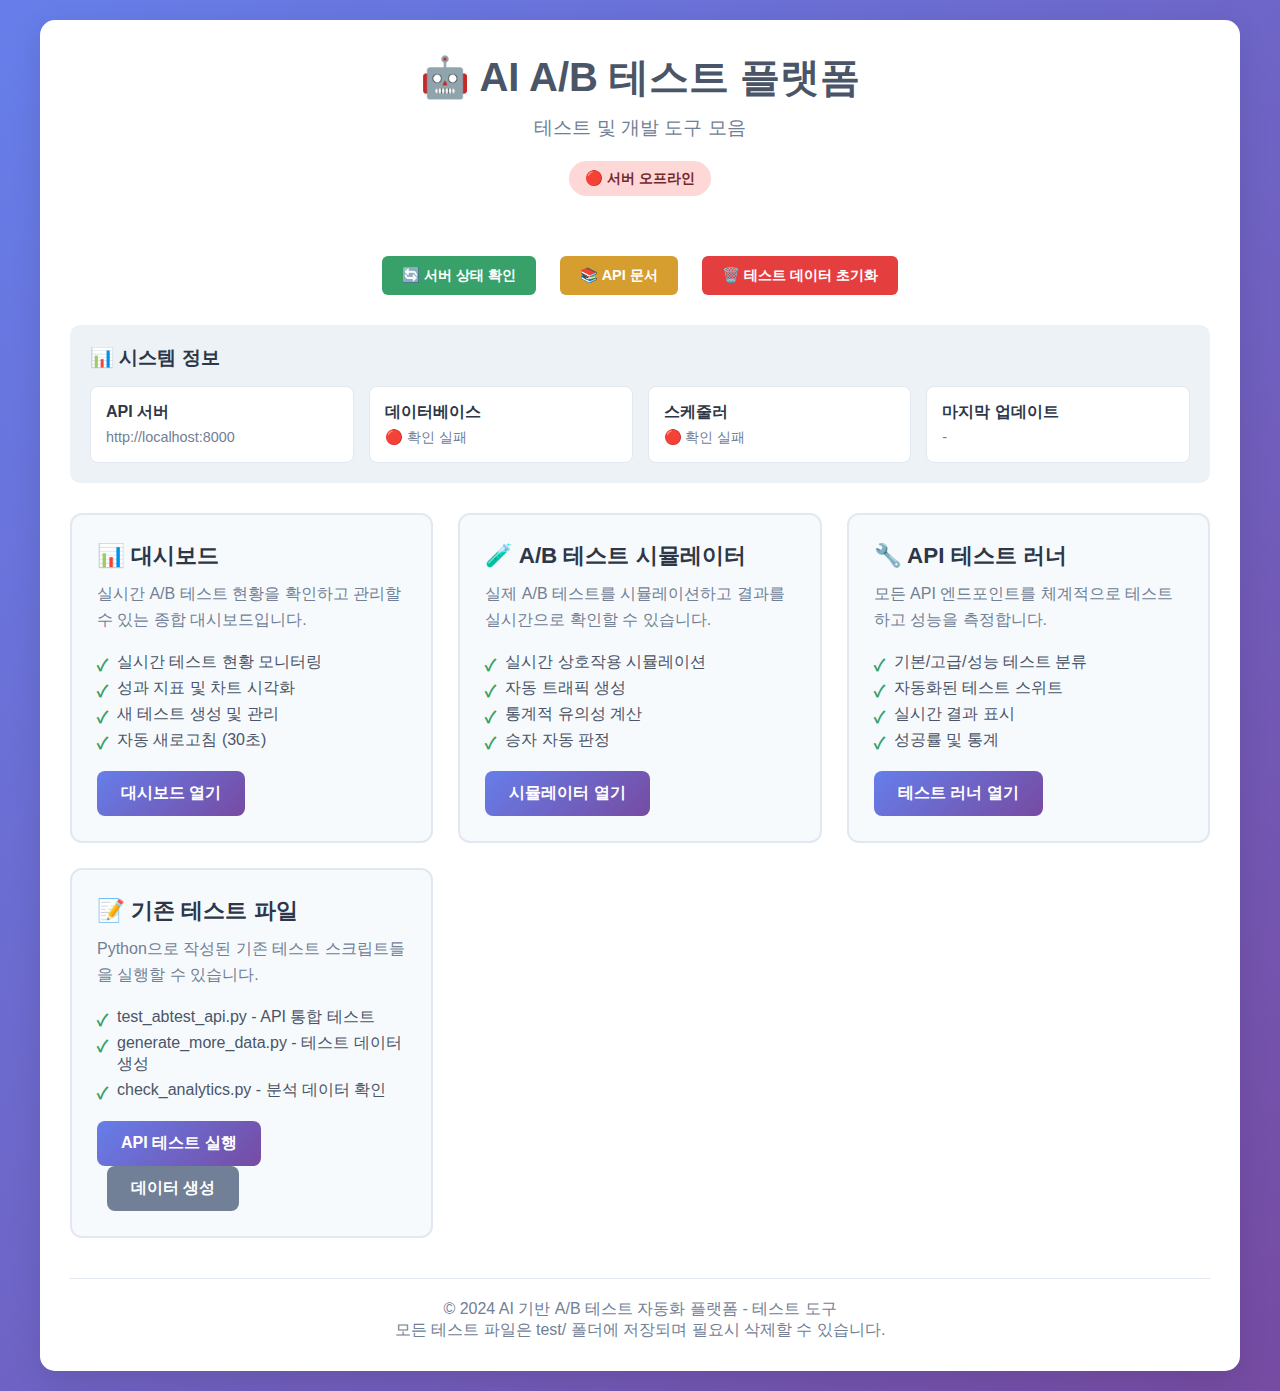
<file: test/index.html>
<!DOCTYPE html>
<html lang="ko">
<head>
    <meta charset="UTF-8">
    <meta name="viewport" content="width=device-width, initial-scale=1.0">
    <title>AI A/B 테스트 플랫폼 - 테스트 도구</title>
    <style>
        * {
            margin: 0;
            padding: 0;
            box-sizing: border-box;
        }
        
        body {
            font-family: 'Segoe UI', Tahoma, Geneva, Verdana, sans-serif;
            background: linear-gradient(135deg, #667eea 0%, #764ba2 100%);
            min-height: 100vh;
            color: #333;
            padding: 20px;
        }
        
        .container {
            max-width: 1200px;
            margin: 0 auto;
            background: white;
            border-radius: 15px;
            padding: 30px;
            box-shadow: 0 10px 30px rgba(0,0,0,0.1);
        }
        
        header {
            text-align: center;
            margin-bottom: 40px;
        }
        
        h1 {
            color: #4a5568;
            margin-bottom: 10px;
            font-size: 2.5rem;
        }
        
        .subtitle {
            color: #718096;
            font-size: 1.2rem;
            margin-bottom: 20px;
        }
        
        .status-indicator {
            display: inline-block;
            padding: 8px 16px;
            border-radius: 20px;
            font-size: 0.9rem;
            font-weight: 600;
            margin-bottom: 20px;
        }
        
        .status-online {
            background: #c6f6d5;
            color: #22543d;
        }
        
        .status-offline {
            background: #fed7d7;
            color: #742a2a;
        }
        
        .tools-grid {
            display: grid;
            grid-template-columns: repeat(auto-fit, minmax(350px, 1fr));
            gap: 25px;
            margin-bottom: 30px;
        }
        
        .tool-card {
            background: #f7fafc;
            border: 2px solid #e2e8f0;
            border-radius: 12px;
            padding: 25px;
            transition: all 0.3s ease;
            text-decoration: none;
            color: inherit;
        }
        
        .tool-card:hover {
            border-color: #667eea;
            transform: translateY(-5px);
            box-shadow: 0 10px 25px rgba(102, 126, 234, 0.15);
        }
        
        .tool-card h2 {
            color: #2d3748;
            margin-bottom: 10px;
            font-size: 1.4rem;
            display: flex;
            align-items: center;
        }
        
        .tool-card h2::before {
            font-size: 1.8rem;
            margin-right: 10px;
        }
        
        .tool-card p {
            color: #718096;
            margin-bottom: 20px;
            line-height: 1.6;
        }
        
        .tool-features {
            list-style: none;
            margin-bottom: 20px;
        }
        
        .tool-features li {
            color: #4a5568;
            margin-bottom: 5px;
            padding-left: 20px;
            position: relative;
        }
        
        .tool-features li::before {
            content: '✓';
            position: absolute;
            left: 0;
            color: #38a169;
            font-weight: bold;
        }
        
        .btn {
            display: inline-block;
            padding: 12px 24px;
            background: linear-gradient(135deg, #667eea 0%, #764ba2 100%);
            color: white;
            text-decoration: none;
            border-radius: 8px;
            font-weight: 600;
            transition: all 0.2s ease;
            border: none;
            cursor: pointer;
            font-size: 1rem;
        }
        
        .btn:hover {
            transform: translateY(-2px);
            box-shadow: 0 5px 15px rgba(102, 126, 234, 0.4);
        }
        
        .btn-secondary {
            background: #718096;
            margin-left: 10px;
        }
        
        .btn-secondary:hover {
            background: #4a5568;
        }
        
        .info-section {
            background: #edf2f7;
            border-radius: 10px;
            padding: 20px;
            margin-bottom: 30px;
        }
        
        .info-section h3 {
            color: #2d3748;
            margin-bottom: 15px;
            font-size: 1.2rem;
        }
        
        .info-grid {
            display: grid;
            grid-template-columns: repeat(auto-fit, minmax(250px, 1fr));
            gap: 15px;
        }
        
        .info-item {
            background: white;
            padding: 15px;
            border-radius: 8px;
            border: 1px solid #e2e8f0;
        }
        
        .info-item strong {
            color: #2d3748;
            display: block;
            margin-bottom: 5px;
        }
        
        .info-item span {
            color: #718096;
            font-size: 0.9rem;
        }
        
        .quick-actions {
            text-align: center;
            margin-bottom: 30px;
        }
        
        .quick-btn {
            padding: 10px 20px;
            margin: 0 10px;
            border: none;
            border-radius: 6px;
            cursor: pointer;
            font-weight: 600;
            font-size: 0.9rem;
            transition: all 0.2s ease;
        }
        
        .quick-btn.primary {
            background: #38a169;
            color: white;
        }
        
        .quick-btn.secondary {
            background: #d69e2e;
            color: white;
        }
        
        .quick-btn.danger {
            background: #e53e3e;
            color: white;
        }
        
        .quick-btn:hover {
            transform: translateY(-1px);
            box-shadow: 0 3px 10px rgba(0,0,0,0.2);
        }
        
        .footer {
            text-align: center;
            margin-top: 40px;
            padding-top: 20px;
            border-top: 1px solid #e2e8f0;
            color: #718096;
        }
        
        @media (max-width: 768px) {
            .tools-grid {
                grid-template-columns: 1fr;
            }
            
            .info-grid {
                grid-template-columns: 1fr;
            }
            
            h1 {
                font-size: 2rem;
            }
            
            .container {
                padding: 20px;
            }
        }
    </style>
</head>
<body>
    <div class="container">
        <header>
            <h1>🤖 AI A/B 테스트 플랫폼</h1>
            <p class="subtitle">테스트 및 개발 도구 모음</p>
            <div class="status-indicator" id="serverStatus">
                <span id="statusText">서버 상태 확인 중...</span>
            </div>
        </header>
        
        <div class="quick-actions">
            <button class="quick-btn primary" onclick="checkServerStatus()">🔄 서버 상태 확인</button>
            <button class="quick-btn secondary" onclick="openSwagger()">📚 API 문서</button>
            <button class="quick-btn danger" onclick="clearTestData()">🗑️ 테스트 데이터 초기화</button>
        </div>
        
        <div class="info-section">
            <h3>📊 시스템 정보</h3>
            <div class="info-grid">
                <div class="info-item">
                    <strong>API 서버</strong>
                    <span id="apiUrl">http://localhost:8000</span>
                </div>
                <div class="info-item">
                    <strong>데이터베이스</strong>
                    <span id="dbStatus">확인 중...</span>
                </div>
                <div class="info-item">
                    <strong>스케줄러</strong>
                    <span id="schedulerStatus">확인 중...</span>
                </div>
                <div class="info-item">
                    <strong>마지막 업데이트</strong>
                    <span id="lastUpdate">-</span>
                </div>
            </div>
        </div>
        
        <div class="tools-grid">
            <a href="dashboard.html" class="tool-card">
                <h2>📊 대시보드</h2>
                <p>실시간 A/B 테스트 현황을 확인하고 관리할 수 있는 종합 대시보드입니다.</p>
                <ul class="tool-features">
                    <li>실시간 테스트 현황 모니터링</li>
                    <li>성과 지표 및 차트 시각화</li>
                    <li>새 테스트 생성 및 관리</li>
                    <li>자동 새로고침 (30초)</li>
                </ul>
                <button class="btn">대시보드 열기</button>
            </a>
            
            <a href="simple_test_simulator.html" class="tool-card">
                <h2>🧪 A/B 테스트 시뮬레이터</h2>
                <p>실제 A/B 테스트를 시뮬레이션하고 결과를 실시간으로 확인할 수 있습니다.</p>
                <ul class="tool-features">
                    <li>실시간 상호작용 시뮬레이션</li>
                    <li>자동 트래픽 생성</li>
                    <li>통계적 유의성 계산</li>
                    <li>승자 자동 판정</li>
                </ul>
                <button class="btn">시뮬레이터 열기</button>
            </a>
            
            <a href="api_test_runner.html" class="tool-card">
                <h2>🔧 API 테스트 러너</h2>
                <p>모든 API 엔드포인트를 체계적으로 테스트하고 성능을 측정합니다.</p>
                <ul class="tool-features">
                    <li>기본/고급/성능 테스트 분류</li>
                    <li>자동화된 테스트 스위트</li>
                    <li>실시간 결과 표시</li>
                    <li>성공률 및 통계</li>
                </ul>
                <button class="btn">테스트 러너 열기</button>
            </a>
            
            <div class="tool-card">
                <h2>📝 기존 테스트 파일</h2>
                <p>Python으로 작성된 기존 테스트 스크립트들을 실행할 수 있습니다.</p>
                <ul class="tool-features">
                    <li>test_abtest_api.py - API 통합 테스트</li>
                    <li>generate_more_data.py - 테스트 데이터 생성</li>
                    <li>check_analytics.py - 분석 데이터 확인</li>
                </ul>
                <button class="btn" onclick="runPythonTest('test_abtest_api.py')">API 테스트 실행</button>
                <button class="btn btn-secondary" onclick="runPythonTest('generate_more_data.py')">데이터 생성</button>
            </div>
        </div>
        
        <div class="footer">
            <p>© 2024 AI 기반 A/B 테스트 자동화 플랫폼 - 테스트 도구</p>
            <p>모든 테스트 파일은 test/ 폴더에 저장되며 필요시 삭제할 수 있습니다.</p>
        </div>
    </div>

    <script>
        // 페이지 로드 시 서버 상태 확인
        document.addEventListener('DOMContentLoaded', function() {
            checkServerStatus();
            updateSystemInfo();
        });
        
        // 서버 상태 확인
        async function checkServerStatus() {
            const statusElement = document.getElementById('serverStatus');
            const statusText = document.getElementById('statusText');
            
            try {
                const response = await fetch('http://localhost:8000/health');
                if (response.ok) {
                    statusElement.className = 'status-indicator status-online';
                    statusText.textContent = '🟢 서버 온라인';
                } else {
                    throw new Error('서버 응답 오류');
                }
            } catch (error) {
                statusElement.className = 'status-indicator status-offline';
                statusText.textContent = '🔴 서버 오프라인';
            }
        }
        
        // 시스템 정보 업데이트
        async function updateSystemInfo() {
            try {
                // 데이터베이스 상태 확인
                const dbResponse = await fetch('http://localhost:8000/api/abtest/analytics/overview');
                if (dbResponse.ok) {
                    document.getElementById('dbStatus').textContent = '🟢 연결됨';
                } else {
                    document.getElementById('dbStatus').textContent = '🔴 연결 실패';
                }
                
                // 스케줄러 상태 확인
                const schedulerResponse = await fetch('http://localhost:8000/api/abtest/scheduler/status');
                if (schedulerResponse.ok) {
                    document.getElementById('schedulerStatus').textContent = '🟢 실행 중';
                } else {
                    document.getElementById('schedulerStatus').textContent = '🔴 중지됨';
                }
                
                document.getElementById('lastUpdate').textContent = new Date().toLocaleString('ko-KR');
            } catch (error) {
                document.getElementById('dbStatus').textContent = '🔴 확인 실패';
                document.getElementById('schedulerStatus').textContent = '🔴 확인 실패';
            }
        }
        
        // Swagger 문서 열기
        function openSwagger() {
            window.open('http://localhost:8000/docs', '_blank');
        }
        
        // 테스트 데이터 초기화
        async function clearTestData() {
            if (confirm('정말로 모든 테스트 데이터를 초기화하시겠습니까? 이 작업은 되돌릴 수 없습니다.')) {
                try {
                    // 여기에 데이터 초기화 로직 추가
                    alert('테스트 데이터가 초기화되었습니다.');
                    location.reload();
                } catch (error) {
                    alert('데이터 초기화 중 오류가 발생했습니다.');
                }
            }
        }
        
        // Python 테스트 실행
        function runPythonTest(filename) {
            alert(`${filename} 실행을 위해서는 터미널에서 다음 명령어를 실행하세요:\n\npython test/${filename}`);
        }
        
        // 주기적으로 서버 상태 업데이트
        setInterval(() => {
            checkServerStatus();
            updateSystemInfo();
        }, 30000); // 30초마다
    </script>
</body>
</html>
</file>
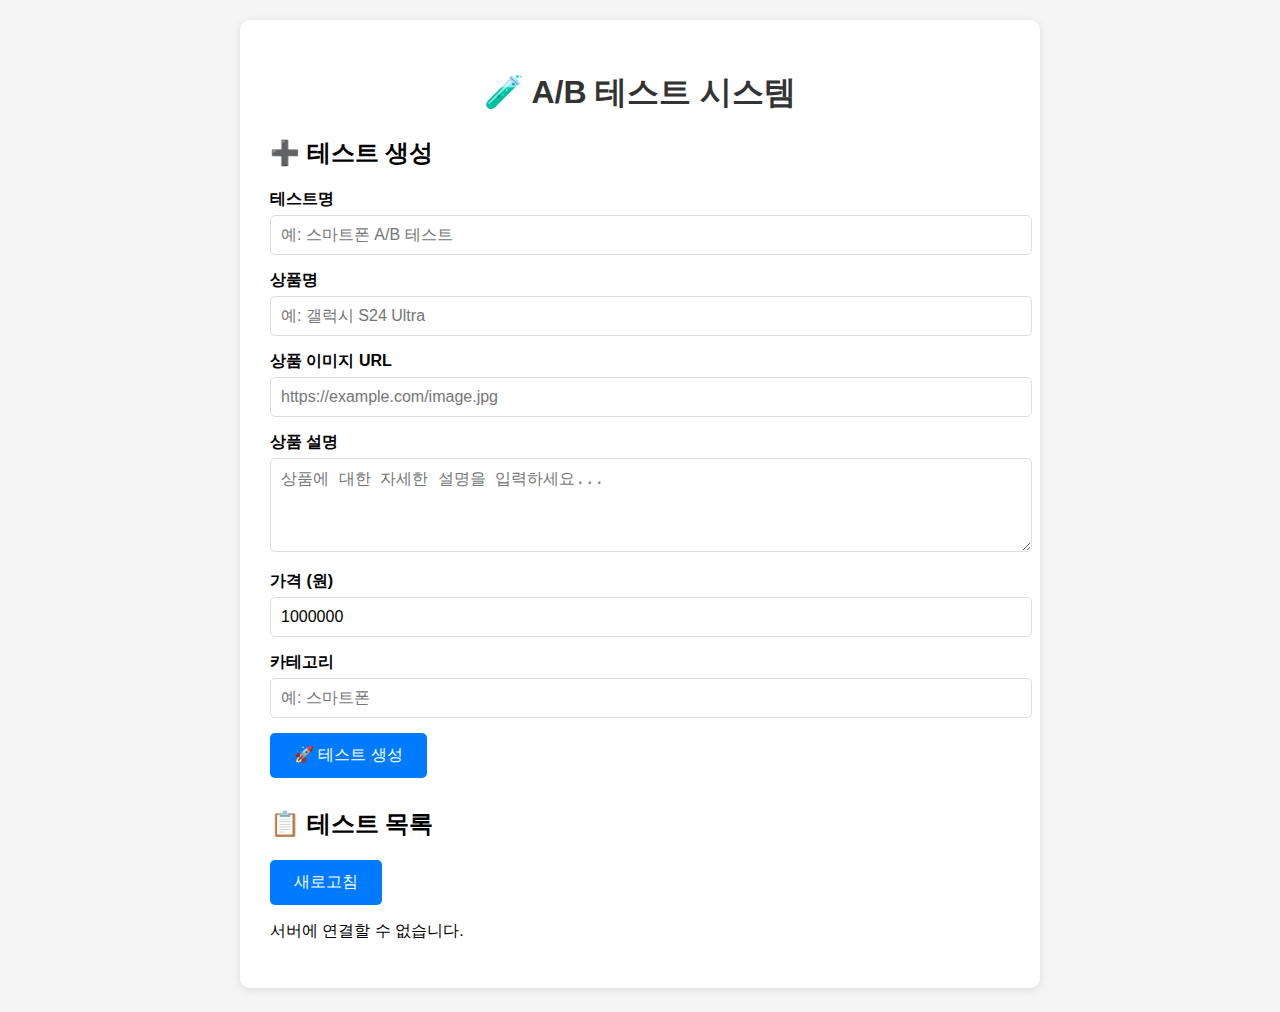
<file: simple_frontend.html>
<!DOCTYPE html>
<html lang="ko">
<head>
    <meta charset="UTF-8">
    <meta name="viewport" content="width=device-width, initial-scale=1.0">
    <title>🧪 A/B 테스트 시스템</title>
    <style>
        body {
            font-family: Arial, sans-serif;
            max-width: 800px;
            margin: 0 auto;
            padding: 20px;
            background: #f5f5f5;
        }
        .container {
            background: white;
            padding: 30px;
            border-radius: 10px;
            box-shadow: 0 2px 10px rgba(0,0,0,0.1);
        }
        h1 {
            color: #333;
            text-align: center;
        }
        .form-group {
            margin-bottom: 15px;
        }
        label {
            display: block;
            margin-bottom: 5px;
            font-weight: bold;
        }
        input, textarea {
            width: 100%;
            padding: 10px;
            border: 1px solid #ddd;
            border-radius: 5px;
            font-size: 16px;
        }
        button {
            background: #007bff;
            color: white;
            padding: 12px 24px;
            border: none;
            border-radius: 5px;
            cursor: pointer;
            font-size: 16px;
        }
        button:hover {
            background: #0056b3;
        }
        .alert {
            padding: 15px;
            border-radius: 5px;
            margin-bottom: 20px;
        }
        .alert-success {
            background: #d4edda;
            color: #155724;
            border: 1px solid #c3e6cb;
        }
        .alert-error {
            background: #f8d7da;
            color: #721c24;
            border: 1px solid #f5c6cb;
        }
        .test-list {
            margin-top: 30px;
        }
        .test-item {
            background: #f8f9fa;
            padding: 15px;
            margin-bottom: 10px;
            border-radius: 5px;
            border: 1px solid #e9ecef;
        }
    </style>
</head>
<body>
    <div class="container">
        <h1>🧪 A/B 테스트 시스템</h1>
        
        <div id="alerts"></div>
        
        <h2>➕ 테스트 생성</h2>
        <form id="create-form">
            <div class="form-group">
                <label for="test-name">테스트명</label>
                <input type="text" id="test-name" placeholder="예: 스마트폰 A/B 테스트" required>
            </div>
            
            <div class="form-group">
                <label for="product-name">상품명</label>
                <input type="text" id="product-name" placeholder="예: 갤럭시 S24 Ultra" required>
            </div>
            
            <div class="form-group">
                <label for="product-image">상품 이미지 URL</label>
                <input type="url" id="product-image" placeholder="https://example.com/image.jpg" required>
            </div>
            
            <div class="form-group">
                <label for="description">상품 설명</label>
                <textarea id="description" rows="4" placeholder="상품에 대한 자세한 설명을 입력하세요..." required></textarea>
            </div>
            
            <div class="form-group">
                <label for="price">가격 (원)</label>
                <input type="number" id="price" value="1000000" min="0" required>
            </div>
            
            <div class="form-group">
                <label for="category">카테고리</label>
                <input type="text" id="category" placeholder="예: 스마트폰" required>
            </div>
            
            <button type="submit">🚀 테스트 생성</button>
        </form>
        
        <div class="test-list">
            <h2>📋 테스트 목록</h2>
            <button onclick="loadTests()">새로고침</button>
            <div id="tests"></div>
        </div>
    </div>

    <script>
        const API_BASE_URL = 'http://localhost:5001';
        
        // 페이지 로드 시 테스트 목록 로드
        document.addEventListener('DOMContentLoaded', function() {
            loadTests();
        });
        
        // 테스트 생성 폼 제출
        document.getElementById('create-form').addEventListener('submit', async function(e) {
            e.preventDefault();
            
            const formData = {
                test_name: document.getElementById('test-name').value,
                product_name: document.getElementById('product-name').value,
                product_image: document.getElementById('product-image').value,
                product_description: document.getElementById('description').value,
                price: parseFloat(document.getElementById('price').value),
                category: document.getElementById('category').value,
                duration_days: 14,
                target_metrics: {
                    ctr: 0.6,
                    conversion_rate: 0.4
                }
            };
            
            try {
                const response = await fetch(`${API_BASE_URL}/api/abtest/create`, {
                    method: 'POST',
                    headers: {
                        'Content-Type': 'application/json'
                    },
                    body: JSON.stringify(formData)
                });
                
                const result = await response.json();
                
                if (response.ok) {
                    showAlert('✅ 테스트가 성공적으로 생성되었습니다!', 'success');
                    document.getElementById('create-form').reset();
                    loadTests();
                } else {
                    showAlert(`❌ 테스트 생성 실패: ${result.detail || '알 수 없는 오류'}`, 'error');
                }
            } catch (error) {
                showAlert('❌ 서버에 연결할 수 없습니다. 서버가 실행 중인지 확인해주세요.', 'error');
            }
        });
        
        // 테스트 목록 로드
        async function loadTests() {
            try {
                const response = await fetch(`${API_BASE_URL}/api/abtest/list`);
                const data = await response.json();
                
                if (response.ok) {
                    const tests = data.tests;
                    
                    if (tests.length === 0) {
                        document.getElementById('tests').innerHTML = '<p>아직 생성된 테스트가 없습니다.</p>';
                        return;
                    }
                    
                    const testList = tests.map(test => `
                        <div class="test-item">
                            <h3>${test.test_name}</h3>
                            <p><strong>상품:</strong> ${test.product_name}</p>
                            <p><strong>상태:</strong> ${test.status}</p>
                            <p><strong>변형 수:</strong> ${test.variants_count}</p>
                            <p><strong>생성일:</strong> ${test.created_at.slice(0, 10)}</p>
                            <button onclick="startTest('${test.test_id}')" ${test.status !== 'draft' ? 'disabled' : ''}>🚀 시작</button>
                            <button onclick="viewResults('${test.test_id}')">📊 결과 보기</button>
                        </div>
                    `).join('');
                    
                    document.getElementById('tests').innerHTML = testList;
                } else {
                    document.getElementById('tests').innerHTML = '<p>테스트 목록을 불러올 수 없습니다.</p>';
                }
            } catch (error) {
                document.getElementById('tests').innerHTML = '<p>서버에 연결할 수 없습니다.</p>';
            }
        }
        
        // 테스트 시작
        async function startTest(testId) {
            try {
                const response = await fetch(`${API_BASE_URL}/api/abtest/action`, {
                    method: 'POST',
                    headers: {
                        'Content-Type': 'application/json'
                    },
                    body: JSON.stringify({
                        test_id: testId,
                        action: 'start'
                    })
                });
                
                const result = await response.json();
                
                if (response.ok && result.status === 'success') {
                    showAlert('🚀 테스트가 시작되었습니다!', 'success');
                    loadTests();
                } else {
                    showAlert(`❌ 테스트 시작 실패: ${result.message || '알 수 없는 오류'}`, 'error');
                }
            } catch (error) {
                showAlert('❌ 서버에 연결할 수 없습니다.', 'error');
            }
        }
        
        // 결과 보기
        async function viewResults(testId) {
            try {
                const response = await fetch(`${API_BASE_URL}/api/abtest/${testId}/results`);
                const data = await response.json();
                
                if (response.ok) {
                    const results = data.results;
                    const resultsHtml = `
                        <div class="test-item">
                            <h3>📊 ${results.test_name} 결과</h3>
                            <p><strong>총 노출:</strong> ${results.total_impressions}</p>
                            <p><strong>총 클릭:</strong> ${results.total_clicks}</p>
                            <p><strong>총 전환:</strong> ${results.total_conversions}</p>
                            <p><strong>총 수익:</strong> ₩${results.total_revenue.toLocaleString()}</p>
                            ${results.winner ? `<p><strong>🏆 승자:</strong> ${results.winner}</p>` : '<p><strong>🤔 아직 승자가 결정되지 않았습니다.</strong></p>'}
                        </div>
                    `;
                    
                    // 결과를 새 창으로 열기
                    const newWindow = window.open('', '_blank');
                    newWindow.document.write(`
                        <html>
                            <head><title>테스트 결과</title></head>
                            <body style="font-family: Arial, sans-serif; padding: 20px;">
                                ${resultsHtml}
                            </body>
                        </html>
                    `);
                } else {
                    showAlert(`❌ 결과를 불러올 수 없습니다: ${data.detail || '알 수 없는 오류'}`, 'error');
                }
            } catch (error) {
                showAlert('❌ 서버에 연결할 수 없습니다.', 'error');
            }
        }
        
        // 알림 표시
        function showAlert(message, type) {
            const alertDiv = document.createElement('div');
            alertDiv.className = `alert alert-${type}`;
            alertDiv.textContent = message;
            
            document.getElementById('alerts').appendChild(alertDiv);
            
            // 5초 후 알림 제거
            setTimeout(() => alertDiv.remove(), 5000);
        }
    </script>
</body>
</html>
</file>
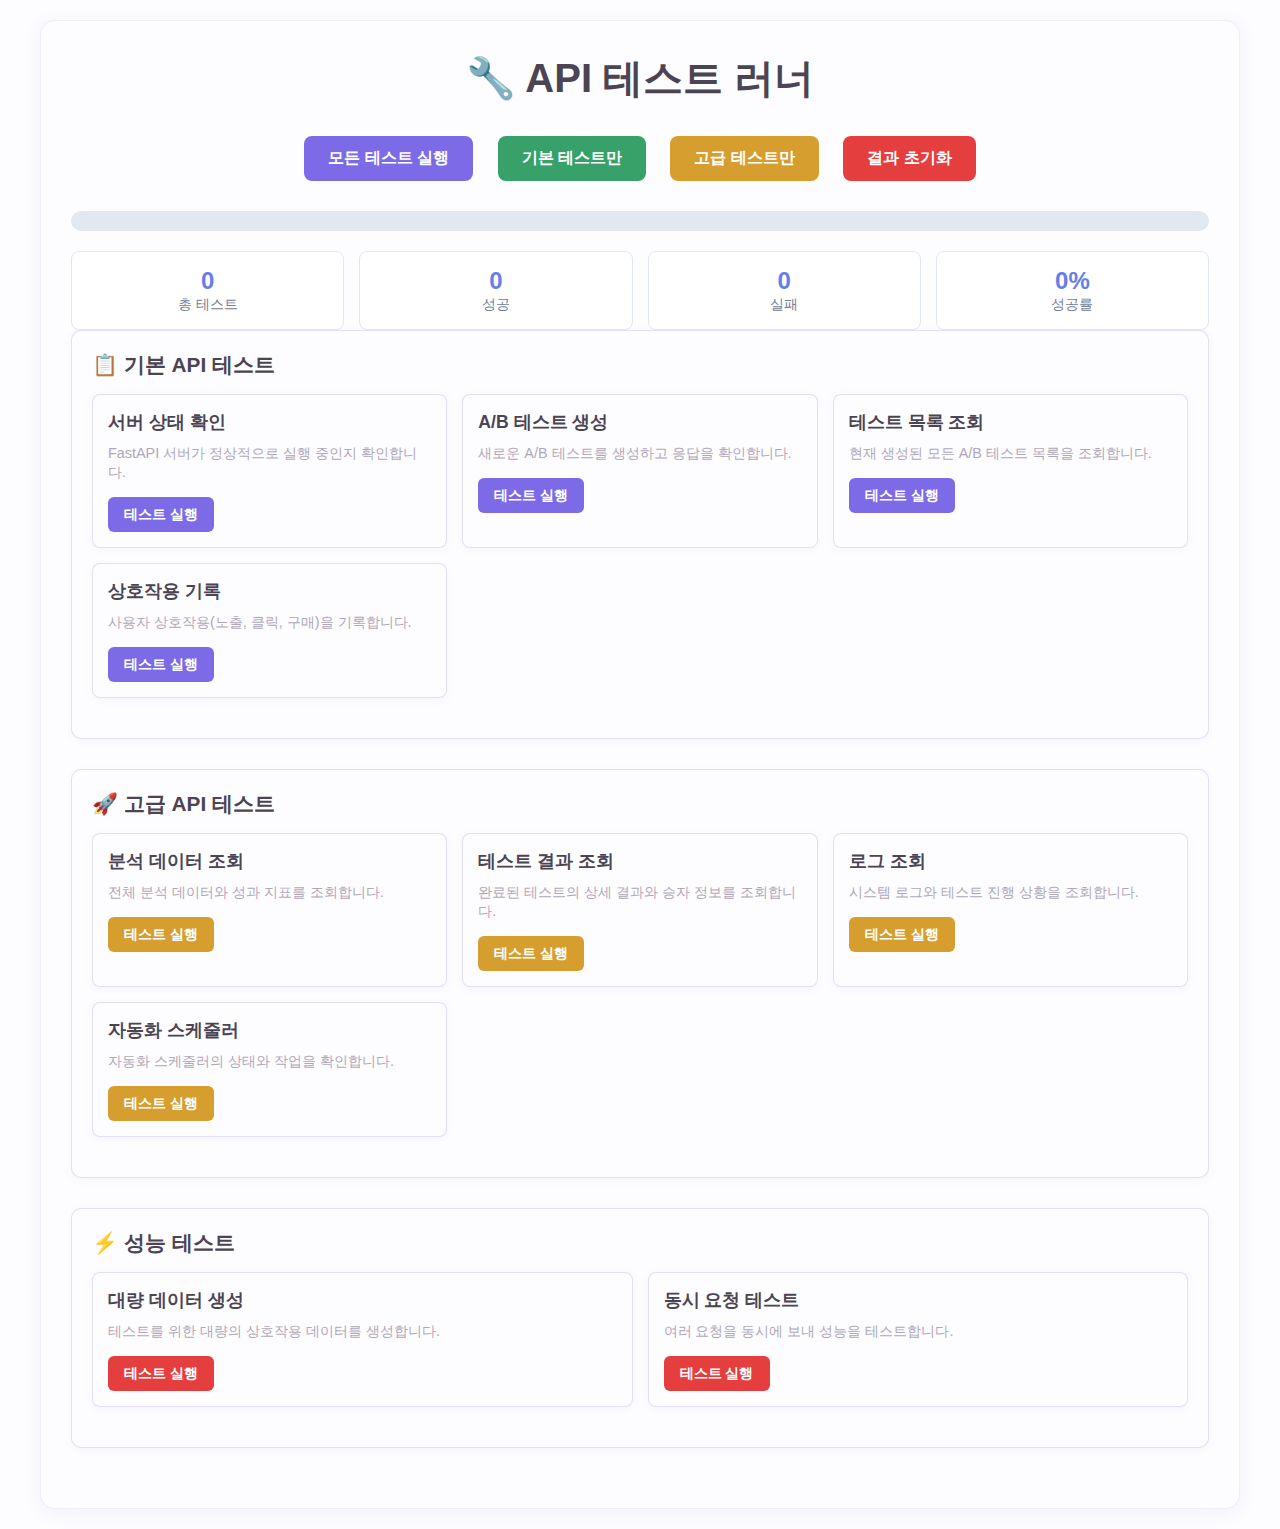
<file: test/api_test_runner.html>
<!DOCTYPE html>
<html lang="ko">
<head>
    <meta charset="UTF-8">
    <meta name="viewport" content="width=device-width, initial-scale=1.0">
    <title>API 테스트 러너</title>
    <style>
        * {
            margin: 0;
            padding: 0;
            box-sizing: border-box;
        }
        
        body {
            font-family: 'Segoe UI', Tahoma, Geneva, Verdana, sans-serif;
            background: #FDFCFE;
            min-height: 100vh;
            color: #4B4453;
            padding: 20px;
        }
        
        .container {
            max-width: 1200px;
            margin: 0 auto;
            background: #FDFCFE;
            border-radius: 15px;
            padding: 30px;
            box-shadow: 0 4px 20px rgba(125, 106, 231, 0.08);
            border: 1px solid rgba(125, 106, 231, 0.1);
        }
        
        h1 {
            text-align: center;
            color: #4B4453;
            margin-bottom: 30px;
            font-size: 2.5rem;
            font-weight: bold;
        }
        
        .test-section {
            margin-bottom: 30px;
            padding: 20px;
            border: 1px solid rgba(125, 106, 231, 0.2);
            border-radius: 10px;
            background: #FDFCFE;
            box-shadow: 0 2px 8px rgba(125, 106, 231, 0.05);
        }
        
        .test-section h2 {
            color: #4B4453;
            margin-bottom: 15px;
            font-size: 1.3rem;
            font-weight: bold;
        }
        
        .test-grid {
            display: grid;
            grid-template-columns: repeat(auto-fit, minmax(300px, 1fr));
            gap: 15px;
            margin-bottom: 20px;
        }
        
        .test-card {
            background: #FDFCFE;
            border: 1px solid rgba(125, 106, 231, 0.2);
            border-radius: 8px;
            padding: 15px;
            transition: all 0.3s ease;
            box-shadow: 0 2px 8px rgba(125, 106, 231, 0.05);
        }
        
        .test-card:hover {
            border-color: #7D6AE7;
            box-shadow: 0 5px 15px rgba(125, 106, 231, 0.15);
        }
        
        .test-card h3 {
            color: #4B4453;
            margin-bottom: 10px;
            font-size: 1.1rem;
            font-weight: bold;
        }
        
        .test-card p {
            color: #B0A8B9;
            margin-bottom: 15px;
            font-size: 0.9rem;
        }
        
        .btn {
            padding: 8px 16px;
            border: none;
            border-radius: 6px;
            cursor: pointer;
            font-weight: 600;
            font-size: 0.9rem;
            transition: all 0.2s ease;
        }
        
        .btn-primary {
            background: #7D6AE7;
            color: white;
        }
        
        .btn-primary:hover {
            background: #9B89B3;
        }
        
        .btn-success {
            background: #38a169;
            color: white;
        }
        
        .btn-success:hover {
            background: #2f855a;
        }
        
        .btn-warning {
            background: #d69e2e;
            color: white;
        }
        
        .btn-warning:hover {
            background: #b7791f;
        }
        
        .btn-danger {
            background: #e53e3e;
            color: white;
        }
        
        .btn-danger:hover {
            background: #c53030;
        }
        
        .result-panel {
            background: #2d3748;
            color: #e2e8f0;
            border-radius: 8px;
            padding: 15px;
            margin-top: 15px;
            font-family: 'Courier New', monospace;
            font-size: 0.9rem;
            max-height: 300px;
            overflow-y: auto;
            white-space: pre-wrap;
        }
        
        .status-indicator {
            display: inline-block;
            width: 12px;
            height: 12px;
            border-radius: 50%;
            margin-right: 8px;
        }
        
        .status-pending {
            background: #d69e2e;
        }
        
        .status-success {
            background: #38a169;
        }
        
        .status-error {
            background: #e53e3e;
        }
        
        .bulk-actions {
            text-align: center;
            margin-bottom: 30px;
        }
        
        .bulk-btn {
            padding: 12px 24px;
            margin: 0 10px;
            border: none;
            border-radius: 8px;
            cursor: pointer;
            font-weight: 600;
            font-size: 1rem;
        }
        
        .progress-bar {
            width: 100%;
            height: 20px;
            background: #e2e8f0;
            border-radius: 10px;
            overflow: hidden;
            margin: 10px 0;
        }
        
        .progress-fill {
            height: 100%;
            background: linear-gradient(90deg, #667eea, #764ba2);
            transition: width 0.3s ease;
            width: 0%;
        }
        
        .summary-stats {
            display: grid;
            grid-template-columns: repeat(4, 1fr);
            gap: 15px;
            margin-top: 20px;
        }
        
        .stat-item {
            text-align: center;
            padding: 15px;
            background: white;
            border-radius: 8px;
            border: 1px solid #e2e8f0;
        }
        
        .stat-value {
            font-size: 1.5rem;
            font-weight: bold;
            color: #667eea;
            display: block;
        }
        
        .stat-label {
            color: #718096;
            font-size: 0.9rem;
            margin-top: 5px;
        }
        
        /* 알림 스타일 */
        .notification {
            position: fixed;
            top: 20px;
            right: 20px;
            padding: 15px 20px;
            border-radius: 8px;
            color: white;
            font-weight: 600;
            z-index: 1000;
            animation: slideIn 0.3s ease;
        }
        
        @keyframes slideIn {
            from {
                transform: translateX(100%);
                opacity: 0;
            }
            to {
                transform: translateX(0);
                opacity: 1;
            }
        }
    </style>
</head>
<body>
    <div class="container">
        <h1>🔧 API 테스트 러너</h1>
        
        <div class="bulk-actions">
            <button class="bulk-btn btn-primary" onclick="runAllTests()">모든 테스트 실행</button>
            <button class="bulk-btn btn-success" onclick="runBasicTests()">기본 테스트만</button>
            <button class="bulk-btn btn-warning" onclick="runAdvancedTests()">고급 테스트만</button>
            <button class="bulk-btn btn-danger" onclick="clearResults()">결과 초기화</button>
        </div>
        
        <div class="progress-bar">
            <div class="progress-fill" id="progressBar"></div>
        </div>
        
        <div class="summary-stats">
            <div class="stat-item">
                <span class="stat-value" id="totalTests">0</span>
                <span class="stat-label">총 테스트</span>
            </div>
            <div class="stat-item">
                <span class="stat-value" id="passedTests">0</span>
                <span class="stat-label">성공</span>
            </div>
            <div class="stat-item">
                <span class="stat-value" id="failedTests">0</span>
                <span class="stat-label">실패</span>
            </div>
            <div class="stat-item">
                <span class="stat-value" id="successRate">0%</span>
                <span class="stat-label">성공률</span>
            </div>
        </div>
        
        <!-- 기본 API 테스트 -->
        <div class="test-section">
            <h2>📋 기본 API 테스트</h2>
            <div class="test-grid">
                <div class="test-card">
                    <h3>서버 상태 확인</h3>
                    <p>FastAPI 서버가 정상적으로 실행 중인지 확인합니다.</p>
                    <button class="btn btn-primary" onclick="testServerHealth()">테스트 실행</button>
                    <div class="result-panel" id="healthResult" style="display: none;"></div>
                </div>
                
                <div class="test-card">
                    <h3>A/B 테스트 생성</h3>
                    <p>새로운 A/B 테스트를 생성하고 응답을 확인합니다.</p>
                    <button class="btn btn-primary" onclick="testCreateABTest()">테스트 실행</button>
                    <div class="result-panel" id="createResult" style="display: none;"></div>
                </div>
                
                <div class="test-card">
                    <h3>테스트 목록 조회</h3>
                    <p>현재 생성된 모든 A/B 테스트 목록을 조회합니다.</p>
                    <button class="btn btn-primary" onclick="testListABTests()">테스트 실행</button>
                    <div class="result-panel" id="listResult" style="display: none;"></div>
                </div>
                
                <div class="test-card">
                    <h3>상호작용 기록</h3>
                    <p>사용자 상호작용(노출, 클릭, 구매)을 기록합니다.</p>
                    <button class="btn btn-primary" onclick="testRecordInteraction()">테스트 실행</button>
                    <div class="result-panel" id="interactionResult" style="display: none;"></div>
                </div>
            </div>
        </div>
        
        <!-- 고급 API 테스트 -->
        <div class="test-section">
            <h2>🚀 고급 API 테스트</h2>
            <div class="test-grid">
                <div class="test-card">
                    <h3>분석 데이터 조회</h3>
                    <p>전체 분석 데이터와 성과 지표를 조회합니다.</p>
                    <button class="btn btn-warning" onclick="testAnalytics()">테스트 실행</button>
                    <div class="result-panel" id="analyticsResult" style="display: none;"></div>
                </div>
                
                <div class="test-card">
                    <h3>테스트 결과 조회</h3>
                    <p>완료된 테스트의 상세 결과와 승자 정보를 조회합니다.</p>
                    <button class="btn btn-warning" onclick="testResults()">테스트 실행</button>
                    <div class="result-panel" id="resultsResult" style="display: none;"></div>
                </div>
                
                <div class="test-card">
                    <h3>로그 조회</h3>
                    <p>시스템 로그와 테스트 진행 상황을 조회합니다.</p>
                    <button class="btn btn-warning" onclick="testLogs()">테스트 실행</button>
                    <div class="result-panel" id="logsResult" style="display: none;"></div>
                </div>
                
                <div class="test-card">
                    <h3>자동화 스케줄러</h3>
                    <p>자동화 스케줄러의 상태와 작업을 확인합니다.</p>
                    <button class="btn btn-warning" onclick="testScheduler()">테스트 실행</button>
                    <div class="result-panel" id="schedulerResult" style="display: none;"></div>
                </div>
            </div>
        </div>
        
        <!-- 성능 테스트 -->
        <div class="test-section">
            <h2>⚡ 성능 테스트</h2>
            <div class="test-grid">
                <div class="test-card">
                    <h3>대량 데이터 생성</h3>
                    <p>테스트를 위한 대량의 상호작용 데이터를 생성합니다.</p>
                    <button class="btn btn-danger" onclick="testBulkData()">테스트 실행</button>
                    <div class="result-panel" id="bulkResult" style="display: none;"></div>
                </div>
                
                <div class="test-card">
                    <h3>동시 요청 테스트</h3>
                    <p>여러 요청을 동시에 보내 성능을 테스트합니다.</p>
                    <button class="btn btn-danger" onclick="testConcurrentRequests()">테스트 실행</button>
                    <div class="result-panel" id="concurrentResult" style="display: none;"></div>
                </div>
            </div>
        </div>
    </div>

    <script src="api_test_runner.js"></script>
</body>
</html>
</file>
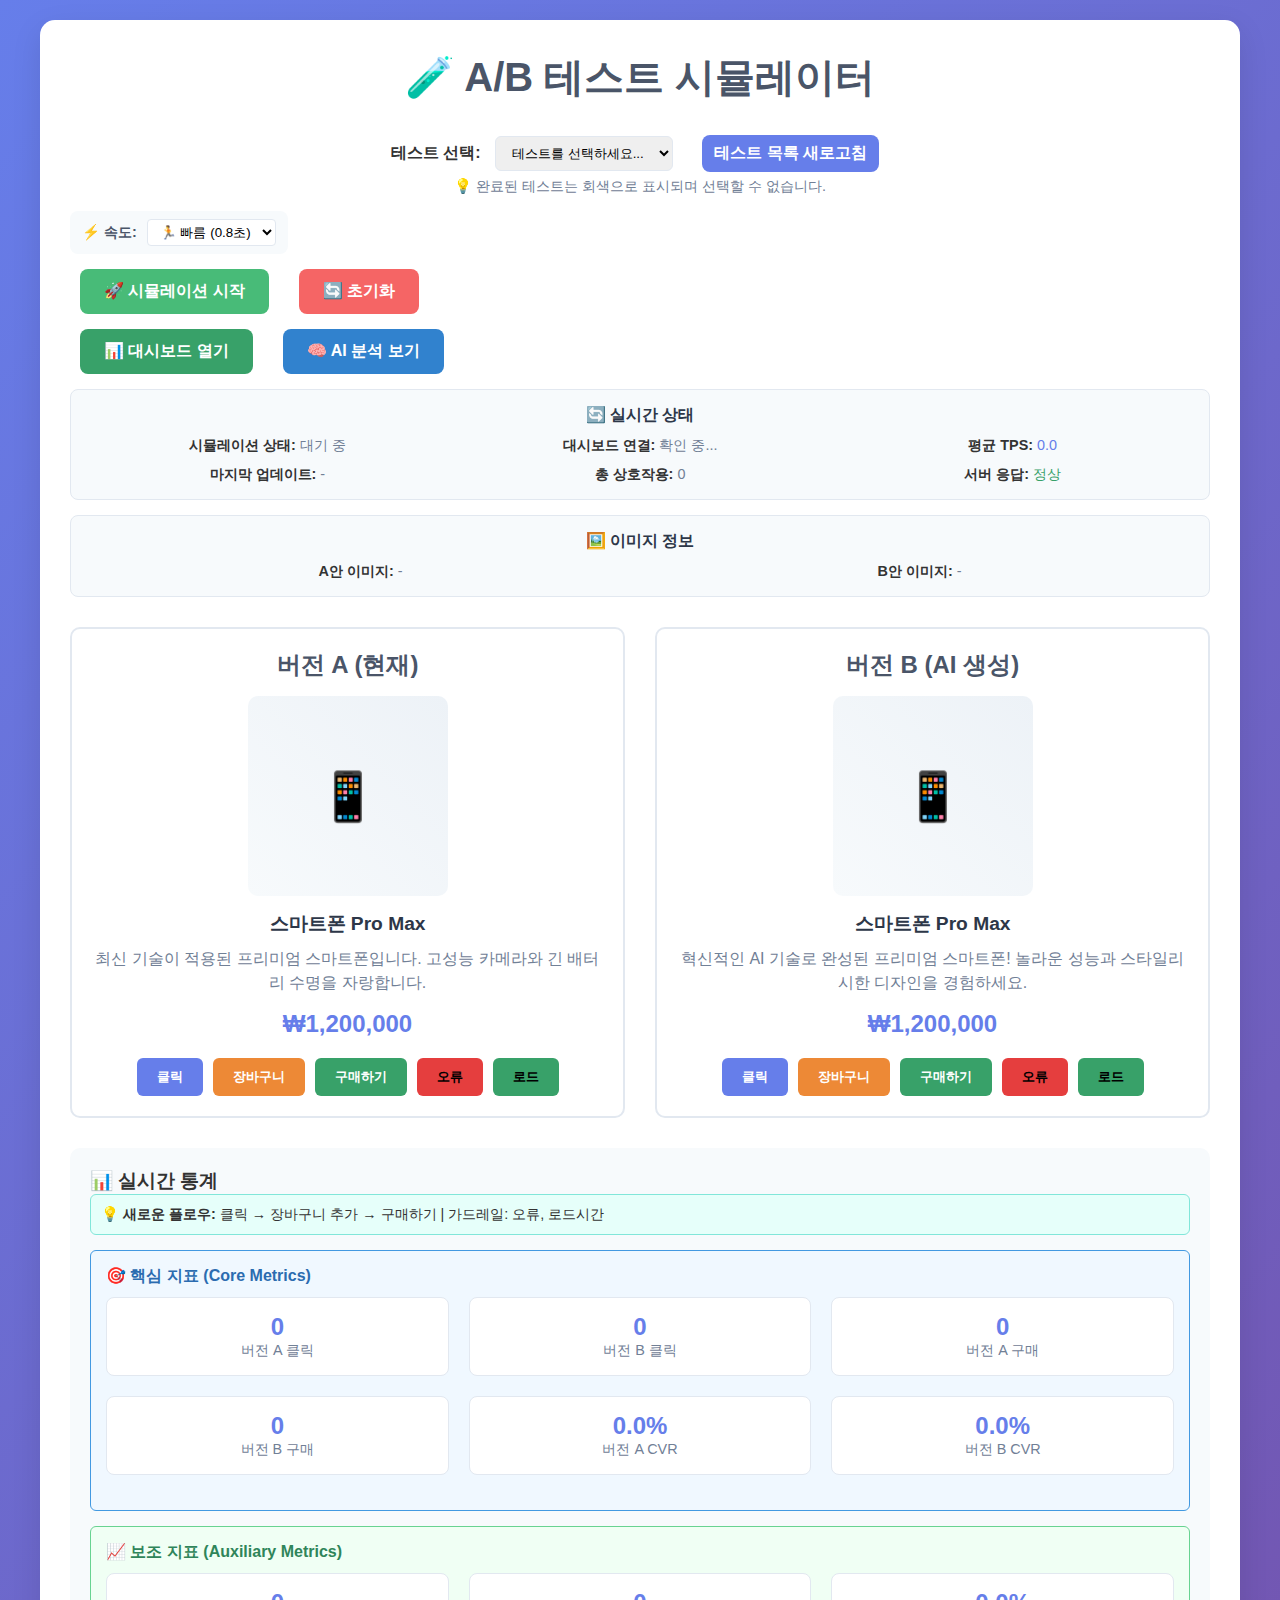
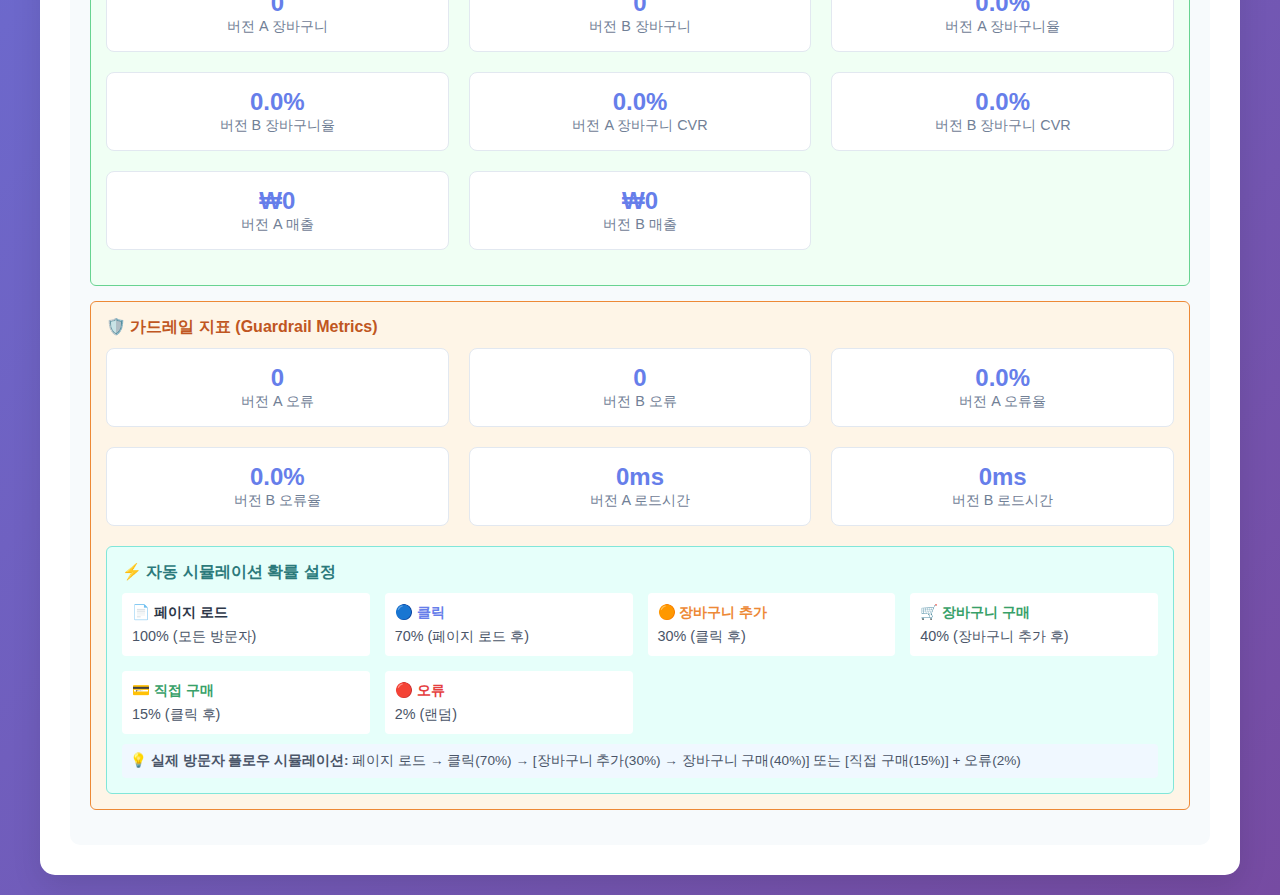
<file: test/simple_test_simulator.html>
<!DOCTYPE html>
<html lang="ko">
<head>
    <meta charset="UTF-8">
    <meta name="viewport" content="width=device-width, initial-scale=1.0">
    <title>A/B 테스트 시뮬레이터</title>
    <style>
        * {
            margin: 0;
            padding: 0;
            box-sizing: border-box;
        }
        
        body {
            font-family: 'Segoe UI', Tahoma, Geneva, Verdana, sans-serif;
            background: linear-gradient(135deg, #667eea 0%, #764ba2 100%);
            min-height: 100vh;
            color: #333;
            padding: 20px;
        }
        
        .container {
            max-width: 1200px;
            margin: 0 auto;
            background: white;
            border-radius: 15px;
            padding: 30px;
            box-shadow: 0 10px 30px rgba(0,0,0,0.1);
        }
        
        h1 {
            text-align: center;
            color: #4a5568;
            margin-bottom: 30px;
            font-size: 2.5rem;
        }
        
        .simulator-grid {
            display: grid;
            grid-template-columns: 1fr 1fr;
            gap: 30px;
            margin-bottom: 30px;
        }
        
        .version-card {
            border: 2px solid #e2e8f0;
            border-radius: 10px;
            padding: 20px;
            text-align: center;
            transition: all 0.3s ease;
        }
        
        .version-card:hover {
            border-color: #667eea;
            transform: translateY(-5px);
        }
        
        .version-card h2 {
            color: #4a5568;
            margin-bottom: 15px;
        }
        
        .product-image {
            width: 200px;
            height: 200px;
            background: linear-gradient(45deg, #f7fafc, #edf2f7);
            border-radius: 10px;
            margin: 0 auto 15px;
            display: flex;
            align-items: center;
            justify-content: center;
            font-size: 3rem;
            color: #a0aec0;
        }
        
        .product-title {
            font-size: 1.2rem;
            font-weight: bold;
            margin-bottom: 10px;
            color: #2d3748;
        }
        
        .product-description {
            color: #718096;
            margin-bottom: 15px;
            line-height: 1.5;
        }
        
        .product-price {
            font-size: 1.5rem;
            font-weight: bold;
            color: #667eea;
            margin-bottom: 20px;
        }
        
        .action-buttons {
            display: flex;
            gap: 10px;
            justify-content: center;
        }
        
        .btn {
            padding: 10px 20px;
            border: none;
            border-radius: 6px;
            cursor: pointer;
            font-weight: 600;
            transition: all 0.2s ease;
        }
        
        .btn-view {
            background: #3182ce;
            color: white;
        }
        
        .btn-view:hover {
            background: #2c5aa0;
        }
        
        .btn-buy {
            background: #38a169;
            color: white;
        }
        
        .btn-buy:hover {
            background: #2f855a;
        }
        
        .stats-panel {
            background: #f7fafc;
            border-radius: 10px;
            padding: 20px;
            margin-top: 30px;
        }
        
        .stats-grid {
            display: grid;
            grid-template-columns: repeat(3, 1fr);
            gap: 20px;
            margin-bottom: 20px;
        }
        
        .stat-item {
            text-align: center;
            padding: 15px;
            background: white;
            border-radius: 8px;
            border: 1px solid #e2e8f0;
        }
        
        .stat-value {
            font-size: 1.5rem;
            font-weight: bold;
            color: #667eea;
            display: block;
        }
        
        .stat-label {
            color: #718096;
            font-size: 0.9rem;
            margin-top: 5px;
        }
        
        .controls {
            text-align: center;
            margin-bottom: 30px;
        }
        
        .control-btn {
            padding: 12px 24px;
            margin: 0 10px;
            border: none;
            border-radius: 8px;
            cursor: pointer;
            font-weight: 600;
            font-size: 1rem;
        }
        
        .btn-start {
            background: #38a169;
            color: white;
        }
        
        .btn-reset {
            background: #e53e3e;
            color: white;
        }
        
        .btn-generate {
            background: #d69e2e;
            color: white;
        }
        
        .notification {
            position: fixed;
            top: 20px;
            right: 20px;
            padding: 15px 20px;
            border-radius: 8px;
            color: white;
            font-weight: 600;
            z-index: 1000;
            animation: slideIn 0.3s ease;
        }
        
        .notification.success {
            background: #38a169;
        }
        
        .notification.info {
            background: #3182ce;
        }
        
        @keyframes slideIn {
            from {
                transform: translateX(100%);
                opacity: 0;
            }
            to {
                transform: translateX(0);
                opacity: 1;
            }
        }
        
        /* 비활성화된 옵션 스타일 */
        select option:disabled {
            background-color: #f7fafc;
            color: #a0aec0;
            font-style: italic;
        }
        
        select option:disabled:hover {
            background-color: #f7fafc;
        }
    </style>
</head>
<body>
    <div class="container">
        <h1>🧪 A/B 테스트 시뮬레이터</h1>
        
        <div class="controls">
            <div style="margin-bottom: 15px;">
                <label for="testSelect" style="font-weight: 600; margin-right: 10px;">테스트 선택:</label>
                <select id="testSelect" style="padding: 8px 12px; border: 1px solid #e2e8f0; border-radius: 6px; margin-right: 15px;">
                    <option value="">테스트를 선택하세요...</option>
                </select>
                <button class="control-btn" onclick="loadTestList()" style="background: #667eea; color: white; padding: 8px 12px;">테스트 목록 새로고침</button>
                <div style="margin-top: 5px; font-size: 0.9rem; color: #718096;">
                    💡 완료된 테스트는 회색으로 표시되며 선택할 수 없습니다.
                </div>
            </div>
            <!-- 속도 조절 컨트롤 -->
            <div style="display: flex; gap: 10px; margin-bottom: 15px; align-items: center;">
                <div style="display: flex; align-items: center; gap: 10px; padding: 8px 12px; background: #f7fafc; border-radius: 8px;">
                    <label style="font-size: 0.9rem; color: #4a5568; font-weight: 600;">⚡ 속도:</label>
                    <select id="speedControl" onchange="changeSimulationSpeed()" style="padding: 4px 8px; border: 1px solid #e2e8f0; border-radius: 4px; background: white;">
                        <option value="slow">🐌 느림 (4초)</option>
                        <option value="normal">🚶 보통 (2초)</option>
                        <option value="fast" selected>🏃 빠름 (0.8초)</option>
                        <option value="turbo">🚀 터보 (0.3초)</option>
                    </select>
                </div>
            </div>
            <div style="display: flex; gap: 10px; margin-bottom: 15px;">
                <button class="control-btn" onclick="startSimulation()" id="startBtn" style="background: #48bb78; color: white; font-weight: bold;">🚀 시뮬레이션 시작</button>
                <button class="control-btn" onclick="stopSimulation()" id="stopBtn" style="background: #e53e3e; color: white; display: none;">⏹️ 시뮬레이션 중지</button>
                <button class="control-btn" onclick="resetSimulation()" style="background: #f56565; color: white;">🔄 초기화</button>
            </div>
            <div style="display: flex; gap: 10px; margin-bottom: 15px;">
                <button class="control-btn" onclick="openDashboard()" style="background: #38a169; color: white;">📊 대시보드 열기</button>
                <button class="control-btn" onclick="openAIAnalysis()" style="background: #3182ce; color: white;">🧠 AI 분석 보기</button>

            </div>
            <div style="background: #f7fafc; border: 1px solid #e2e8f0; border-radius: 8px; padding: 15px; margin-bottom: 15px;">
                <h4 style="margin: 0 0 10px 0; color: #2d3748;">🔄 실시간 상태</h4>
                <div style="display: grid; grid-template-columns: 1fr 1fr 1fr; gap: 10px; font-size: 0.9rem;">
                    <div>
                        <strong>시뮬레이션 상태:</strong> 
                        <span id="simulationStatus" style="color: #718096;">대기 중</span>
                    </div>
                    <div>
                        <strong>대시보드 연결:</strong> 
                        <span id="dashboardConnection" style="color: #718096;">확인 중...</span>
                    </div>
                    <div>
                        <strong>평균 TPS:</strong> 
                        <span id="transactionsPerSecond" style="color: #667eea;">0.0</span>
                    </div>
                    <div>
                        <strong>마지막 업데이트:</strong> 
                        <span id="lastUpdate" style="color: #718096;">-</span>
                    </div>
                    <div>
                        <strong>총 상호작용:</strong> 
                        <span id="totalInteractions" style="color: #718096;">0</span>
                    </div>
                    <div>
                        <strong>서버 응답:</strong> 
                        <span id="serverResponse" style="color: #38a169;">정상</span>
                    </div>
                </div>
            </div>
            
            <div style="background: #f7fafc; border: 1px solid #e2e8f0; border-radius: 8px; padding: 15px; margin-bottom: 15px;">
                <h4 style="margin: 0 0 10px 0; color: #2d3748;">🖼️ 이미지 정보</h4>
                <div style="display: grid; grid-template-columns: 1fr 1fr; gap: 10px; font-size: 0.9rem;">
                    <div>
                        <strong>A안 이미지:</strong> 
                        <span id="imageAUrl" style="color: #718096; word-break: break-all;">-</span>
                    </div>
                    <div>
                        <strong>B안 이미지:</strong> 
                        <span id="imageBUrl" style="color: #718096; word-break: break-all;">-</span>
                    </div>
                </div>
            </div>
        </div>
        
        <div class="simulator-grid">
            <div class="version-card" id="versionA">
                <h2>버전 A (현재)</h2>
                <div class="product-image">📱</div>
                <div class="product-title" id="titleA">스마트폰 Pro Max</div>
                <div class="product-description" id="descA">
                    최신 기술이 적용된 프리미엄 스마트폰입니다. 
                    고성능 카메라와 긴 배터리 수명을 자랑합니다.
                </div>
                <div class="product-price" id="priceA">₩1,200,000</div>
                <div class="action-buttons">
                    <button class="btn btn-view" onclick="recordInteraction('A', 'click')" style="background: #667eea;">클릭</button>
                    <button class="btn btn-view" onclick="recordInteraction('A', 'add_to_cart')" style="background: #ed8936;">장바구니</button>
                    <button class="btn btn-buy" onclick="recordInteraction('A', 'purchase')">구매하기</button>
                    <button class="btn btn-error" onclick="recordInteraction('A', 'error')" style="background: #e53e3e;">오류</button>
                    <button class="btn btn-load" onclick="recordInteraction('A', 'page_load')" style="background: #38a169;">로드</button>
                </div>
            </div>
            
            <div class="version-card" id="versionB">
                <h2>버전 B (AI 생성)</h2>
                <div class="product-image">📱</div>
                <div class="product-title" id="titleB">스마트폰 Pro Max</div>
                <div class="product-description" id="descB">
                    혁신적인 AI 기술로 완성된 프리미엄 스마트폰! 
                    놀라운 성능과 스타일리시한 디자인을 경험하세요.
                </div>
                <div class="product-price" id="priceB">₩1,200,000</div>
                <div class="action-buttons">
                    <button class="btn btn-view" onclick="recordInteraction('B', 'click')" style="background: #667eea;">클릭</button>
                    <button class="btn btn-view" onclick="recordInteraction('B', 'add_to_cart')" style="background: #ed8936;">장바구니</button>
                    <button class="btn btn-buy" onclick="recordInteraction('B', 'purchase')">구매하기</button>
                    <button class="btn btn-error" onclick="recordInteraction('B', 'error')" style="background: #e53e3e;">오류</button>
                    <button class="btn btn-load" onclick="recordInteraction('B', 'page_load')" style="background: #38a169;">로드</button>
                </div>
            </div>
        </div>
        
        <div class="stats-panel">
            <h3>📊 실시간 통계</h3>
            <div style="background: #e6fffa; border: 1px solid #81e6d9; border-radius: 6px; padding: 10px; margin-bottom: 15px; font-size: 0.9rem;">
                💡 <strong>새로운 플로우:</strong> 클릭 → 장바구니 추가 → 구매하기 | 가드레일: 오류, 로드시간
            </div>
            <!-- 핵심 지표 (Core Metrics) -->
            <div style="background: #f0f8ff; border: 1px solid #4299e1; border-radius: 6px; padding: 15px; margin-bottom: 15px;">
                <h4 style="margin: 0 0 10px 0; color: #2b6cb0;">🎯 핵심 지표 (Core Metrics)</h4>
                <div class="stats-grid">
                    <div class="stat-item">
                        <span class="stat-value" id="clicksA">0</span>
                        <span class="stat-label">버전 A 클릭</span>
                    </div>
                    <div class="stat-item">
                        <span class="stat-value" id="clicksB">0</span>
                        <span class="stat-label">버전 B 클릭</span>
                    </div>
                    <div class="stat-item">
                        <span class="stat-value" id="purchasesA">0</span>
                        <span class="stat-label">버전 A 구매</span>
                    </div>
                    <div class="stat-item">
                        <span class="stat-value" id="purchasesB">0</span>
                        <span class="stat-label">버전 B 구매</span>
                    </div>
                    <div class="stat-item">
                        <span class="stat-value" id="cvrA">0.0%</span>
                        <span class="stat-label">버전 A CVR</span>
                    </div>
                    <div class="stat-item">
                        <span class="stat-value" id="cvrB">0.0%</span>
                        <span class="stat-label">버전 B CVR</span>
                    </div>
                </div>
            </div>

            <!-- 보조 지표 (Auxiliary Metrics) -->
            <div style="background: #f0fff4; border: 1px solid #68d391; border-radius: 6px; padding: 15px; margin-bottom: 15px;">
                <h4 style="margin: 0 0 10px 0; color: #2f855a;">📈 보조 지표 (Auxiliary Metrics)</h4>
                <div class="stats-grid">
                    <div class="stat-item">
                        <span class="stat-value" id="cartAdditionsA">0</span>
                        <span class="stat-label">버전 A 장바구니</span>
                    </div>
                    <div class="stat-item">
                        <span class="stat-value" id="cartAdditionsB">0</span>
                        <span class="stat-label">버전 B 장바구니</span>
                    </div>
                    <div class="stat-item">
                        <span class="stat-value" id="cartAddRateA">0.0%</span>
                        <span class="stat-label">버전 A 장바구니율</span>
                    </div>
                    <div class="stat-item">
                        <span class="stat-value" id="cartAddRateB">0.0%</span>
                        <span class="stat-label">버전 B 장바구니율</span>
                    </div>
                    <div class="stat-item">
                        <span class="stat-value" id="cartCvrA">0.0%</span>
                        <span class="stat-label">버전 A 장바구니 CVR</span>
                    </div>
                    <div class="stat-item">
                        <span class="stat-value" id="cartCvrB">0.0%</span>
                        <span class="stat-label">버전 B 장바구니 CVR</span>
                    </div>
                    <div class="stat-item">
                        <span class="stat-value" id="revenueA">₩0</span>
                        <span class="stat-label">버전 A 매출</span>
                    </div>
                    <div class="stat-item">
                        <span class="stat-value" id="revenueB">₩0</span>
                        <span class="stat-label">버전 B 매출</span>
                    </div>
                </div>
            </div>

            <!-- 가드레일 지표 (Guardrail Metrics) -->
            <div style="background: #fef5e7; border: 1px solid #ed8936; border-radius: 6px; padding: 15px; margin-bottom: 15px;">
                <h4 style="margin: 0 0 10px 0; color: #c05621;">🛡️ 가드레일 지표 (Guardrail Metrics)</h4>
                <div class="stats-grid">
                    <div class="stat-item">
                        <span class="stat-value" id="errorsA">0</span>
                        <span class="stat-label">버전 A 오류</span>
                    </div>
                    <div class="stat-item">
                        <span class="stat-value" id="errorsB">0</span>
                        <span class="stat-label">버전 B 오류</span>
                    </div>
                    <div class="stat-item">
                        <span class="stat-value" id="errorRateA">0.0%</span>
                        <span class="stat-label">버전 A 오류율</span>
                    </div>
                    <div class="stat-item">
                        <span class="stat-value" id="errorRateB">0.0%</span>
                        <span class="stat-label">버전 B 오류율</span>
                    </div>
                    <div class="stat-item">
                        <span class="stat-value" id="avgLoadTimeA">0ms</span>
                        <span class="stat-label">버전 A 로드시간</span>
                    </div>
                    <div class="stat-item">
                        <span class="stat-value" id="avgLoadTimeB">0ms</span>
                        <span class="stat-label">버전 B 로드시간</span>
                    </div>
                </div>

            <!-- 시뮬레이션 확률 설정 -->
            <div style="background: #e6fffa; border: 1px solid #81e6d9; border-radius: 6px; padding: 15px; margin-top: 15px;">
                <h4 style="margin: 0 0 10px 0; color: #2c7a7b;">⚡ 자동 시뮬레이션 확률 설정</h4>
                <div style="display: grid; grid-template-columns: repeat(auto-fit, minmax(200px, 1fr)); gap: 15px; font-size: 0.9rem;">
                    <div style="background: white; border-radius: 4px; padding: 10px;">
                        <strong style="color: #2d3748;">📄 페이지 로드</strong>
                        <div style="color: #4a5568; margin-top: 5px;">100% (모든 방문자)</div>
                    </div>
                    <div style="background: white; border-radius: 4px; padding: 10px;">
                        <strong style="color: #667eea;">🔵 클릭</strong>
                        <div style="color: #4a5568; margin-top: 5px;">70% (페이지 로드 후)</div>
                    </div>
                    <div style="background: white; border-radius: 4px; padding: 10px;">
                        <strong style="color: #ed8936;">🟠 장바구니 추가</strong>
                        <div style="color: #4a5568; margin-top: 5px;">30% (클릭 후)</div>
                    </div>
                    <div style="background: white; border-radius: 4px; padding: 10px;">
                        <strong style="color: #38a169;">🛒 장바구니 구매</strong>
                        <div style="color: #4a5568; margin-top: 5px;">40% (장바구니 추가 후)</div>
                    </div>
                    <div style="background: white; border-radius: 4px; padding: 10px;">
                        <strong style="color: #38a169;">💳 직접 구매</strong>
                        <div style="color: #4a5568; margin-top: 5px;">15% (클릭 후)</div>
                    </div>
                    <div style="background: white; border-radius: 4px; padding: 10px;">
                        <strong style="color: #e53e3e;">🔴 오류</strong>
                        <div style="color: #4a5568; margin-top: 5px;">2% (랜덤)</div>
                    </div>
                </div>
                <div style="margin-top: 10px; padding: 8px; background: #f0f8ff; border-radius: 4px; font-size: 0.85rem; color: #4a5568;">
                    💡 <strong>실제 방문자 플로우 시뮬레이션:</strong> 
                    페이지 로드 → 클릭(70%) → [장바구니 추가(30%) → 장바구니 구매(40%)] 또는 [직접 구매(15%)] + 오류(2%)
                </div>
            </div>
        </div>
    </div>

    <script src="simple_test_simulator.js"></script>
</body>
</html>
</file>
